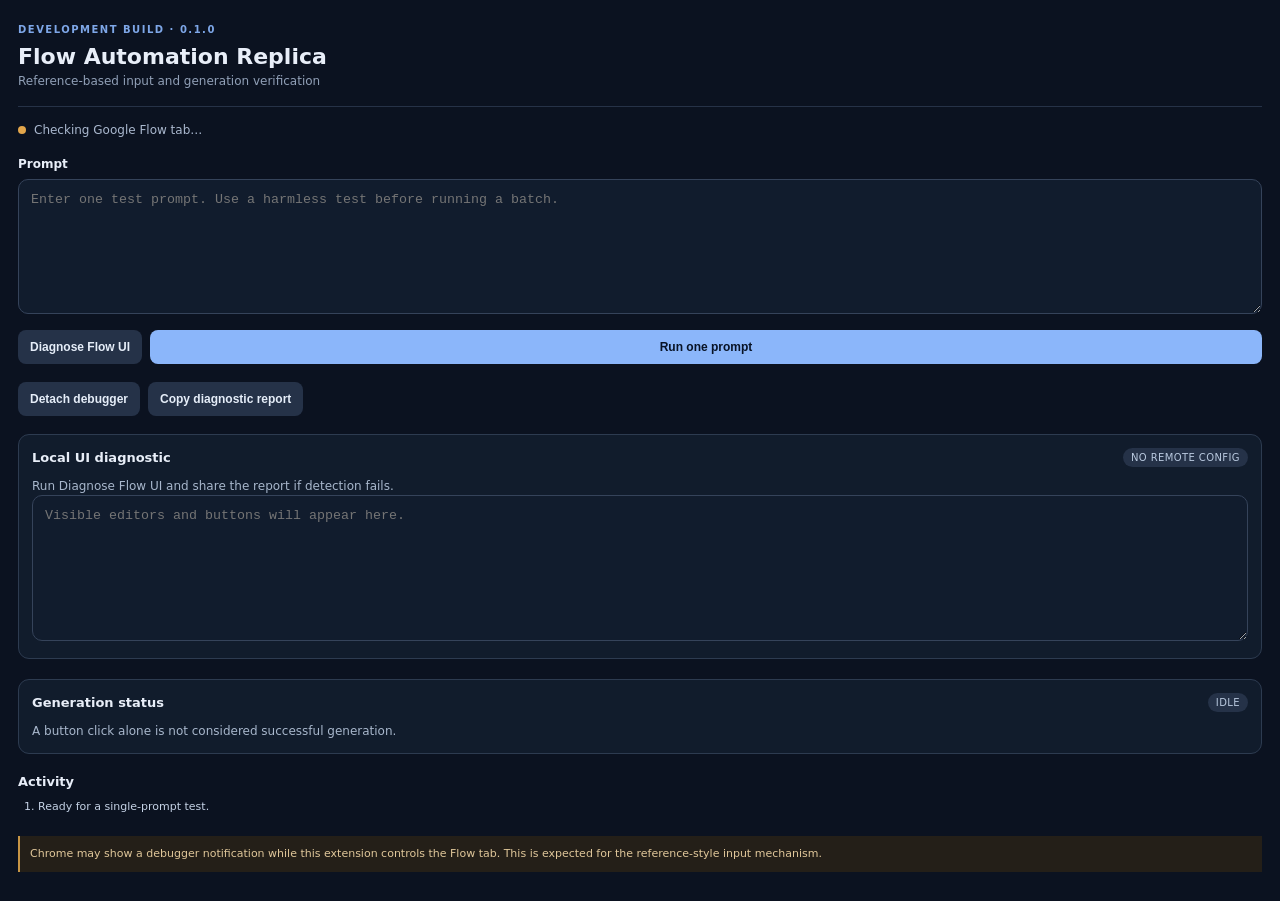
<file: flow-extension-replica/sidepanel.html>
<!doctype html>
<html lang="en">
<head>
  <meta charset="utf-8">
  <meta name="viewport" content="width=device-width,initial-scale=1">
  <title>Flow Automation Replica</title>
  <link rel="stylesheet" href="sidepanel.css">
</head>
<body>
  <header>
    <div class="eyebrow">DEVELOPMENT BUILD · 0.1.0</div>
    <h1>Flow Automation Replica</h1>
    <p>Reference-based input and generation verification</p>
  </header>
  <main>
    <div class="connection"><span id="dot" class="dot"></span><span id="connection">Checking Google Flow tab…</span></div>
    <label for="prompt">Prompt</label>
    <textarea id="prompt" rows="7" placeholder="Enter one test prompt. Use a harmless test before running a batch."></textarea>
    <div class="actions">
      <button id="diagnose" class="secondary">Diagnose Flow UI</button>
      <button id="run" class="primary">Run one prompt</button>
    </div>
    <div class="actions">
      <button id="detach" class="secondary">Detach debugger</button>
      <button id="copyDiagnostic" class="secondary">Copy diagnostic report</button>
    </div>
    <section class="status-card">
      <div class="status-head"><h2>Local UI diagnostic</h2><span class="pill">No remote config</span></div>
      <p id="diagnosticSummary">Run Diagnose Flow UI and share the report if detection fails.</p>
      <textarea id="diagnostic" rows="8" readonly placeholder="Visible editors and buttons will appear here."></textarea>
    </section>
    <section class="status-card">
      <div class="status-head"><h2>Generation status</h2><span id="state" class="pill">Idle</span></div>
      <p id="detail">A button click alone is not considered successful generation.</p>
    </section>
    <section>
      <h2>Activity</h2>
      <ol id="activity" class="activity"><li class="muted">Ready for a single-prompt test.</li></ol>
    </section>
    <p class="warning">Chrome may show a debugger notification while this extension controls the Flow tab. This is expected for the reference-style input mechanism.</p>
  </main>
  <script src="sidepanel.js"></script>
</body>
</html>
</file>
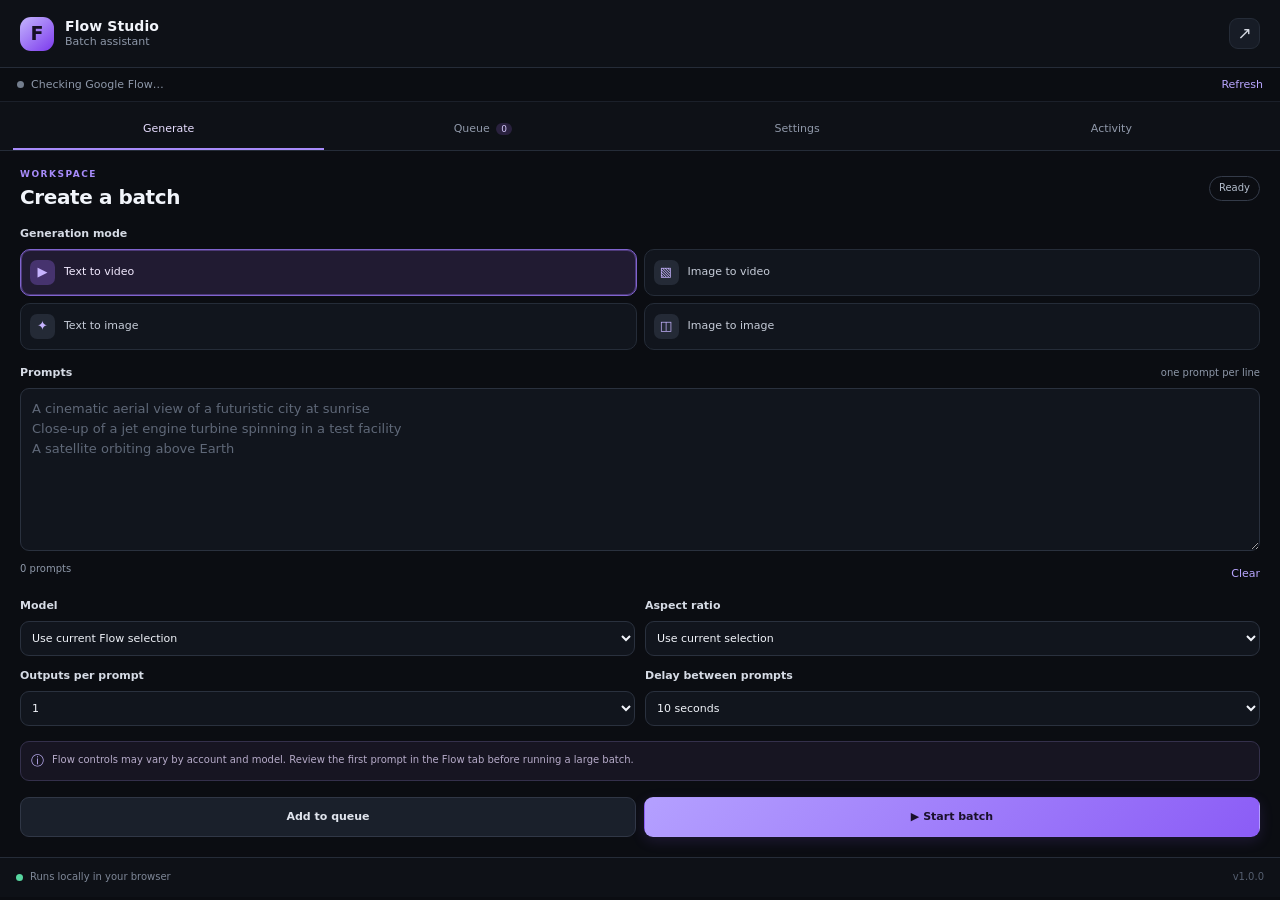
<file: veo-flow-automation/sidepanel.html>
<!doctype html>
<html lang="en">
<head>
<meta charset="utf-8">
<meta name="viewport" content="width=device-width,initial-scale=1">
<title>Flow Studio</title>
<link rel="stylesheet" href="styles.css">
</head>
<body>
<div class="app">
  <header class="topbar">
    <div class="brand-mark">F</div>
    <div class="brand-copy"><strong>Flow Studio</strong><span>Batch assistant</span></div>
    <button id="openFlow" class="icon-btn" title="Open Google Flow" aria-label="Open Google Flow">↗</button>
  </header>
  <div class="connection"><span class="dot" id="connectionDot"></span><span id="connectionText">Checking Google Flow…</span><button id="refreshStatus" class="text-btn">Refresh</button></div>
  <nav class="tabs" aria-label="Main navigation">
    <button class="tab active" data-tab="generate">Generate</button>
    <button class="tab" data-tab="queue">Queue <span class="count" id="queueCount">0</span></button>
    <button class="tab" data-tab="settings">Settings</button>
    <button class="tab" data-tab="activity">Activity</button>
  </nav>

  <main>
    <section class="view active" id="view-generate">
      <div class="section-heading"><div><p class="eyebrow">WORKSPACE</p><h1>Create a batch</h1></div><span class="pill" id="runState">Ready</span></div>
      <label class="field-label" for="mode">Generation mode</label>
      <div class="mode-grid" id="modeGrid">
        <button class="mode-card selected" data-mode="textToVideo"><span class="mode-icon">▶</span><span>Text to video</span></button>
        <button class="mode-card" data-mode="imageToVideo"><span class="mode-icon">▧</span><span>Image to video</span></button>
        <button class="mode-card" data-mode="textToImage"><span class="mode-icon">✦</span><span>Text to image</span></button>
        <button class="mode-card" data-mode="imageToImage"><span class="mode-icon">◫</span><span>Image to image</span></button>
      </div>
      <label class="field-label" for="prompts">Prompts <span class="muted">one prompt per line</span></label>
      <textarea id="prompts" rows="7" placeholder="A cinematic aerial view of a futuristic city at sunrise&#10;Close-up of a jet engine turbine spinning in a test facility&#10;A satellite orbiting above Earth"></textarea>
      <div class="inline-meta"><span id="promptCount">0 prompts</span><button id="clearPrompts" class="text-btn">Clear</button></div>
      <div class="two-col">
        <div><label class="field-label" for="model">Model</label><select id="model"><option value="default">Use current Flow selection</option><option value="veo">Veo (if available)</option></select></div>
        <div><label class="field-label" for="ratio">Aspect ratio</label><select id="ratio"><option value="current">Use current selection</option><option value="16:9">16:9 Landscape</option><option value="9:16">9:16 Portrait</option><option value="1:1">1:1 Square</option><option value="4:3">4:3</option><option value="3:4">3:4</option></select></div>
      </div>
      <div class="two-col">
        <div><label class="field-label" for="outputs">Outputs per prompt</label><select id="outputs"><option>1</option><option>2</option><option>3</option><option>4</option></select></div>
        <div><label class="field-label" for="delay">Delay between prompts</label><select id="delay"><option value="0">No extra delay</option><option value="5">5 seconds</option><option value="10" selected>10 seconds</option><option value="20">20 seconds</option><option value="30">30 seconds</option></select></div>
      </div>
      <div class="callout"><span>ⓘ</span><p>Flow controls may vary by account and model. Review the first prompt in the Flow tab before running a large batch.</p></div>
      <div class="button-row"><button id="addQueue" class="btn secondary">Add to queue</button><button id="startRun" class="btn primary">▶ Start batch</button></div>
      <button id="stopRun" class="btn danger full hidden">Stop batch</button>
    </section>

    <section class="view" id="view-queue">
      <div class="section-heading"><div><p class="eyebrow">UP NEXT</p><h1>Prompt queue</h1></div><button id="clearQueue" class="text-btn">Clear all</button></div>
      <div id="queueList" class="queue-list"></div>
      <div id="queueEmpty" class="empty-state"><div class="empty-icon">☷</div><strong>Your queue is empty</strong><p>Add prompts from Generate to prepare a batch.</p></div>
      <button id="runQueue" class="btn primary full">▶ Run queued prompts</button>
    </section>

    <section class="view" id="view-settings">
      <div class="section-heading"><div><p class="eyebrow">PREFERENCES</p><h1>Settings</h1></div></div>
      <div class="settings-card">
        <h2>Downloads</h2>
        <label class="toggle-row"><span><strong>Automatic downloads</strong><small>Download media when a direct file URL is detected.</small></span><input type="checkbox" id="autoDownload" checked><i></i></label>
        <label class="field-label" for="folder">Subfolder in Downloads</label><input id="folder" type="text" placeholder="Flow Studio" maxlength="80">
        <label class="field-label" for="filenamePrefix">Filename prefix</label><input id="filenamePrefix" type="text" placeholder="Shot_" maxlength="40">
        <label class="toggle-row"><span><strong>Number filenames</strong><small>Use sequential names such as Shot_001.</small></span><input type="checkbox" id="numberFiles" checked><i></i></label>
      </div>
      <div class="settings-card">
        <h2>Batch behaviour</h2>
        <label class="toggle-row"><span><strong>Pause on error</strong><small>Stop the queue if Flow cannot accept a prompt.</small></span><input type="checkbox" id="pauseOnError" checked><i></i></label>
        <label class="toggle-row"><span><strong>Confirm before starting</strong><small>Ask before submitting a queued batch.</small></span><input type="checkbox" id="confirmStart"><i></i></label>
      </div>
      <button id="saveSettings" class="btn primary full">Save preferences</button>
      <p class="footnote">Preferences are stored locally in your browser.</p>
    </section>

    <section class="view" id="view-activity">
      <div class="section-heading"><div><p class="eyebrow">RUN HISTORY</p><h1>Activity</h1></div><button id="clearActivity" class="text-btn">Clear</button></div>
      <div id="activityList" class="activity-list"></div>
      <div id="activityEmpty" class="empty-state"><div class="empty-icon">◷</div><strong>No activity yet</strong><p>Batch progress and errors will appear here.</p></div>
    </section>
  </main>
  <footer><span class="footer-dot"></span> Runs locally in your browser <span class="version">v1.0.0</span></footer>
  <div id="toast" class="toast" role="status"></div>
</div>
<script src="sidepanel.js"></script>
</body>
</html>
</file>
<file: flow-extension-replica/sidepanel.css>
:root{color-scheme:dark;font-family:Inter,ui-sans-serif,system-ui,sans-serif;background:#0b1220;color:#e8eef8}*{box-sizing:border-box}body{margin:0;padding:18px;background:#0b1220}header{padding:6px 0 18px;border-bottom:1px solid #263247}.eyebrow{font-size:10px;letter-spacing:1.5px;color:#7ea7e8;font-weight:800}h1{font-size:22px;margin:9px 0 5px}header p,.muted{color:#91a0b7;font-size:12px;margin:0}main{padding-top:16px}.connection{display:flex;align-items:center;gap:8px;font-size:12px;color:#aab8ce;margin-bottom:20px}.dot{width:8px;height:8px;border-radius:50%;background:#e3a64b}.dot.ok{background:#54c69a}.dot.bad{background:#e36e78}label{display:block;font-size:12px;font-weight:700;margin-bottom:8px}textarea{width:100%;resize:vertical;min-height:135px;padding:12px;border-radius:10px;border:1px solid #35435a;background:#111c2d;color:#f4f7fc;font:13px/1.5 inherit;outline:none}textarea:focus{border-color:#6d9fe8}.actions{display:flex;gap:8px;margin:12px 0 18px}button{border:0;border-radius:8px;padding:10px 12px;font-weight:750;font-size:12px;cursor:pointer}.primary{background:#8bb6fa;color:#081326;flex:1}.secondary{background:#253248;color:#e5edf8}.primary:disabled,.secondary:disabled{opacity:.45;cursor:not-allowed}.status-card{padding:13px;border:1px solid #2d3b50;background:#111c2c;border-radius:11px;margin-bottom:20px}.status-head{display:flex;align-items:center;justify-content:space-between;gap:8px}h2{font-size:13px;margin:0 0 10px}.status-head h2{margin:0}.pill{border-radius:99px;padding:4px 8px;background:#253248;color:#b9c9df;font-size:10px;text-transform:uppercase;letter-spacing:.4px}.status-card p{font-size:12px;line-height:1.5;color:#a8b7cc;margin:10px 0 0;overflow-wrap:anywhere}.activity{padding-left:20px;margin:0}.activity li{font-size:11px;line-height:1.5;color:#c5d2e5;margin-bottom:9px;overflow-wrap:anywhere}.activity .error{color:#ff9a9f}.activity .success{color:#83e0b9}.warning{margin-top:20px;padding:10px;border-left:2px solid #c79545;background:#241f18;color:#e0c79a;font-size:11px;line-height:1.5}
</file>
<file: veo-flow-automation/styles.css>
@import url('data:text/css,');
:root{color-scheme:dark;--bg:#0b0d12;--panel:#11151d;--panel2:#171c26;--line:#252c38;--text:#f1f4fa;--muted:#8e98a9;--accent:#a78bfa;--accent2:#8b5cf6;--green:#57d6a0;--red:#ff737d}
*{box-sizing:border-box}body{margin:0;background:var(--bg);color:var(--text);font:13px/1.45 Inter,ui-sans-serif,system-ui,-apple-system,BlinkMacSystemFont,"Segoe UI",sans-serif}.app{min-height:100vh;display:flex;flex-direction:column}.topbar{height:68px;display:flex;align-items:center;gap:11px;padding:0 17px;border-bottom:1px solid var(--line);background:#0e1117}.brand-mark{height:34px;width:34px;border-radius:11px;display:grid;place-items:center;background:linear-gradient(140deg,#c4b5fd,#7c3aed);font-weight:900;font-size:19px;color:#171027}.brand-copy{display:flex;flex-direction:column;flex:1;line-height:1.3}.brand-copy strong{font-size:14px;letter-spacing:.1px}.brand-copy span{font-size:11px;color:var(--muted)}button,input,textarea,select{font:inherit}button{cursor:pointer}.icon-btn{width:31px;height:31px;border:1px solid var(--line);border-radius:9px;background:var(--panel2);color:#d5d9e2;font-size:17px}.connection{height:34px;padding:0 17px;display:flex;align-items:center;gap:7px;font-size:11px;color:var(--muted);border-bottom:1px solid #1b202a}.dot,.footer-dot{width:7px;height:7px;border-radius:50%;background:#737d8d;display:inline-block}.dot.ok,.footer-dot{background:var(--green)}.dot.bad{background:var(--red)}.text-btn{border:0;background:transparent;color:#b9a6ff;font-size:11px;padding:4px 0}.connection .text-btn{margin-left:auto}.tabs{display:flex;gap:3px;padding:9px 13px 0;border-bottom:1px solid var(--line);background:#0e1117}.tab{flex:1;border:0;border-bottom:2px solid transparent;padding:10px 3px 11px;color:#9099aa;background:transparent;font-size:11px}.tab.active{color:#e7ddff;border-bottom-color:var(--accent)}.count{background:#29213e;color:#d8ccff;padding:1px 5px;border-radius:7px;font-size:9px;margin-left:3px}.view{display:none;padding:17px 16px 20px;flex:1}.view.active{display:block}.section-heading{display:flex;align-items:center;justify-content:space-between;margin-bottom:17px}.eyebrow{font-size:9px;font-weight:800;letter-spacing:1.5px;color:#a78bfa;margin:0 0 4px}h1{font-size:20px;line-height:1.2;letter-spacing:-.4px;margin:0;font-weight:720}.pill{border:1px solid #343b49;border-radius:99px;padding:4px 9px;color:#b5bfce;font-size:10px}.pill.running{color:#d6c8ff;border-color:#59428e;background:#251c3d}.field-label{display:flex;justify-content:space-between;align-items:center;font-size:11px;font-weight:650;color:#d6dbe5;margin:15px 0 7px}.muted{font-size:10px;color:var(--muted);font-weight:400}.mode-grid{display:grid;grid-template-columns:1fr 1fr;gap:7px}.mode-card{display:flex;align-items:center;gap:9px;padding:10px 9px;border:1px solid var(--line);border-radius:10px;background:var(--panel);color:#c6ccd8;text-align:left;font-size:11px}.mode-card.selected{border-color:#8064ce;background:#211b32;color:#f2eaff;box-shadow:inset 0 0 0 1px #4e3a79}.mode-icon{height:25px;width:25px;display:grid;place-items:center;border-radius:7px;background:#242a36;color:#c7b4ff;font-size:13px}.mode-card.selected .mode-icon{background:#46336e}textarea,input[type=text],select{width:100%;border:1px solid #2a313e;border-radius:9px;background:#11151d;color:var(--text);padding:10px 11px;outline:none}textarea{resize:vertical;min-height:116px;line-height:1.55}textarea:focus,input:focus,select:focus{border-color:#8064ce;box-shadow:0 0 0 2px #5d3f8d30}textarea::placeholder,input::placeholder{color:#5f6878}.inline-meta{display:flex;justify-content:space-between;color:var(--muted);font-size:10px;margin-top:5px}.two-col{display:grid;grid-template-columns:1fr 1fr;gap:10px}.two-col .field-label{margin-top:12px}.two-col select{padding:9px 7px;font-size:11px}.callout{display:flex;gap:8px;margin-top:15px;padding:10px;border:1px solid #34304b;border-radius:9px;background:#171522;color:#b6abc9}.callout span{color:#c4b5fd}.callout p{margin:0;font-size:10px;line-height:1.5}.button-row{display:flex;gap:8px;margin-top:16px}.btn{border:1px solid transparent;border-radius:9px;padding:11px 12px;font-size:11px;font-weight:700;transition:transform .12s,opacity .12s}.btn:active{transform:scale(.99)}.btn:disabled{opacity:.45;cursor:not-allowed}.btn.primary{background:linear-gradient(135deg,#b4a0ff,#8b5cf6);color:#1a112b;box-shadow:0 4px 14px #8b5cf626}.btn.secondary{background:#1a202b;border-color:#303746;color:#e0e4ed}.button-row .btn{flex:1}.full{width:100%;margin-top:10px}.btn.danger{background:#351b25;border-color:#6d2d3d;color:#ffb2b7}.hidden{display:none!important}.settings-card{background:var(--panel);border:1px solid var(--line);border-radius:12px;padding:13px;margin:12px 0}.settings-card h2{font-size:12px;margin:0 0 10px}.toggle-row{display:flex;align-items:center;gap:12px;position:relative;padding:11px 0;border-bottom:1px solid #242a35;cursor:pointer}.toggle-row:last-child{border-bottom:0}.toggle-row span{display:flex;flex-direction:column;gap:3px;flex:1}.toggle-row strong{font-size:11px;font-weight:600}.toggle-row small{font-size:10px;color:var(--muted);line-height:1.4}.toggle-row input{position:absolute;opacity:0;right:0}.toggle-row i{width:31px;height:18px;border-radius:99px;background:#3a414e;position:relative;flex-shrink:0}.toggle-row i:after{content:"";position:absolute;top:3px;left:3px;width:12px;height:12px;background:#d6d9e0;border-radius:50%;transition:all .16s}.toggle-row input:checked+i{background:#8663d8}.toggle-row input:checked+i:after{left:16px;background:white}.footnote{font-size:10px;text-align:center;color:var(--muted);margin:12px 0}.queue-list,.activity-list{display:flex;flex-direction:column;gap:8px}.queue-item,.activity-item{padding:11px;border:1px solid var(--line);border-radius:10px;background:var(--panel)}.queue-top{display:flex;gap:8px;align-items:flex-start}.queue-number{width:22px;height:22px;flex-shrink:0;border-radius:7px;background:#2b2340;color:#cbbaff;display:grid;place-items:center;font-size:10px}.queue-prompt{flex:1;font-size:11px;line-height:1.5;overflow-wrap:anywhere}.remove-item{border:0;background:transparent;color:#818b9b;font-size:16px;padding:0 2px}.queue-status{font-size:9px;color:var(--muted);margin:7px 0 0 30px}.status-completed{color:var(--green)}.status-error{color:var(--red)}.empty-state{text-align:center;padding:38px 16px;color:var(--muted)}.empty-icon{margin:0 auto 12px;width:40px;height:40px;border-radius:13px;background:#1a1d28;display:grid;place-items:center;font-size:21px;color:#b9a6ff}.empty-state strong{display:block;color:#dce1ea;font-size:12px}.empty-state p{font-size:10px;line-height:1.5;max-width:220px;margin:7px auto}.activity-item{display:flex;gap:9px}.activity-symbol{width:23px;height:23px;border-radius:7px;background:#252036;color:#c4b5fd;display:grid;place-items:center;flex-shrink:0}.activity-body{min-width:0;flex:1}.activity-body p{margin:0;font-size:11px;overflow-wrap:anywhere}.activity-body time{display:block;color:var(--muted);font-size:9px;margin-top:4px}footer{display:flex;align-items:center;gap:7px;padding:12px 16px;border-top:1px solid var(--line);font-size:10px;color:#7e8797;background:#0e1117}.version{margin-left:auto;color:#555f70}.toast{position:fixed;bottom:48px;left:16px;right:16px;padding:10px 12px;border:1px solid #55417d;border-radius:9px;background:#211a31;color:#eee7ff;box-shadow:0 8px 30px #0007;font-size:11px;opacity:0;transform:translateY(8px);pointer-events:none;transition:all .18s}.toast.show{opacity:1;transform:translateY(0)}@media(min-width:440px){.view{padding-left:20px;padding-right:20px}.topbar{padding-left:20px;padding-right:20px}}
</file>
